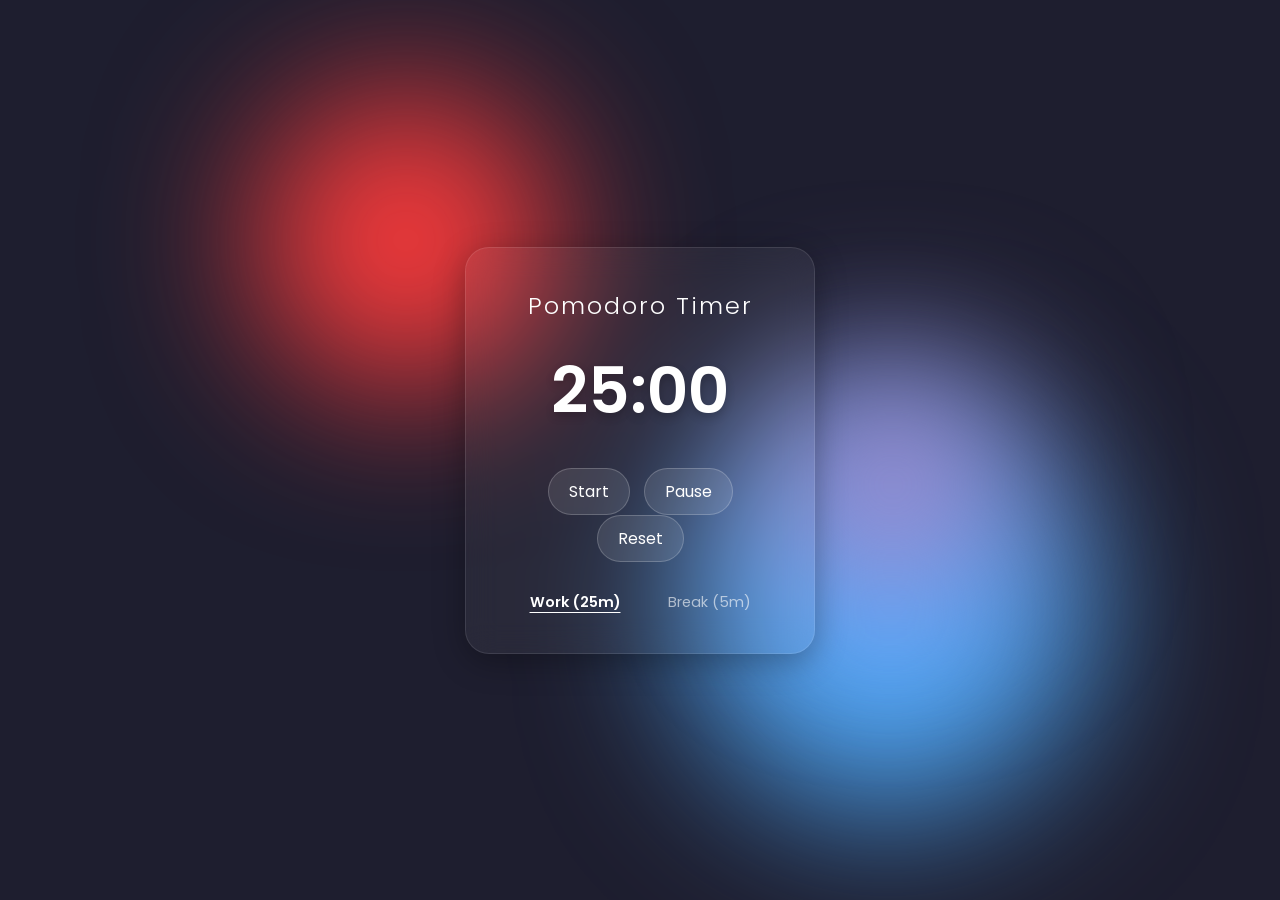
<file: public/Glassmorphism-Pomodoro/index.html>
<!DOCTYPE html>
<html lang="en">
<head>
    <meta charset="UTF-8">
    <meta name="viewport" content="width=device-width, initial-scale=1.0">
    <title>Glassmorphism Pomodoro Timer</title>
    <link rel="stylesheet" href="style.css">
    <link href="https://fonts.googleapis.com/css2?family=Poppins:wght@300;400;600&display=swap" rel="stylesheet">
</head>
<body>
    <div class="background-shapes">
        <div class="shape shape-1"></div>
        <div class="shape shape-2"></div>
        <div class="shape shape-3"></div>
    </div>
    
    <div class="glass-container">
        <h2>Pomodoro Timer</h2>
        <div class="timer-display">
            <span id="minutes">25</span>:<span id="seconds">00</span>
        </div>
        
        <div class="controls">
            <button id="start">Start</button>
            <button id="pause">Pause</button>
            <button id="reset">Reset</button>
        </div>

        <div class="mode-switch">
            <button id="work-mode" class="active">Work (25m)</button>
            <button id="break-mode">Break (5m)</button>
        </div>
    </div>

    <script src="script.js"></script>
</body>
</html>
</file>
<file: public/Glassmorphism-Pomodoro/style.css>
* {
    margin: 0;
    padding: 0;
    box-sizing: border-box;
    font-family: 'Poppins', sans-serif;
}

body {
    display: flex;
    justify-content: center;
    align-items: center;
    min-height: 100vh;
    background: #1e1e2f;
    overflow: hidden;
}

/* Background animated shapes */
.background-shapes {
    position: absolute;
    width: 100%;
    height: 100%;
    z-index: -1;
    overflow: hidden;
}

.shape {
    position: absolute;
    filter: blur(80px);
    border-radius: 50%;
    animation: float 10s infinite alternate ease-in-out;
}

.shape-1 {
    width: 300px;
    height: 300px;
    background: #ff3b3b;
    top: 10%;
    left: 20%;
}

.shape-2 {
    width: 400px;
    height: 400px;
    background: #4facfe;
    bottom: 10%;
    right: 15%;
    animation-delay: -3s;
}

.shape-3 {
    width: 250px;
    height: 250px;
    background: #a18cd1;
    top: 40%;
    left: 60%;
    animation-delay: -5s;
}

@keyframes float {
    0% { transform: translateY(0) scale(1); }
    100% { transform: translateY(-50px) scale(1.1); }
}

/* Glassmorphism Container */
.glass-container {
    background: rgba(255, 255, 255, 0.05);
    backdrop-filter: blur(15px);
    -webkit-backdrop-filter: blur(15px);
    border: 1px solid rgba(255, 255, 255, 0.1);
    box-shadow: 0 8px 32px 0 rgba(0, 0, 0, 0.3);
    border-radius: 24px;
    padding: 40px;
    width: 350px;
    text-align: center;
    color: white;
}

h2 {
    font-size: 1.5rem;
    font-weight: 300;
    margin-bottom: 20px;
    letter-spacing: 2px;
}

.timer-display {
    font-size: 4rem;
    font-weight: 600;
    margin-bottom: 30px;
    text-shadow: 0 4px 10px rgba(0,0,0,0.2);
}

.controls button {
    background: rgba(255, 255, 255, 0.1);
    border: 1px solid rgba(255, 255, 255, 0.2);
    color: white;
    padding: 10px 20px;
    border-radius: 50px;
    margin: 0 5px;
    font-size: 1rem;
    cursor: pointer;
    transition: all 0.3s ease;
}

.controls button:hover {
    background: rgba(255, 255, 255, 0.2);
    transform: translateY(-2px);
}

.mode-switch {
    margin-top: 30px;
    display: flex;
    justify-content: space-around;
}

.mode-switch button {
    background: transparent;
    border: none;
    color: rgba(255, 255, 255, 0.6);
    cursor: pointer;
    font-size: 0.9rem;
    transition: 0.3s;
}

.mode-switch button.active {
    color: white;
    font-weight: 600;
    text-decoration: underline;
    text-underline-offset: 5px;
}
</file>
